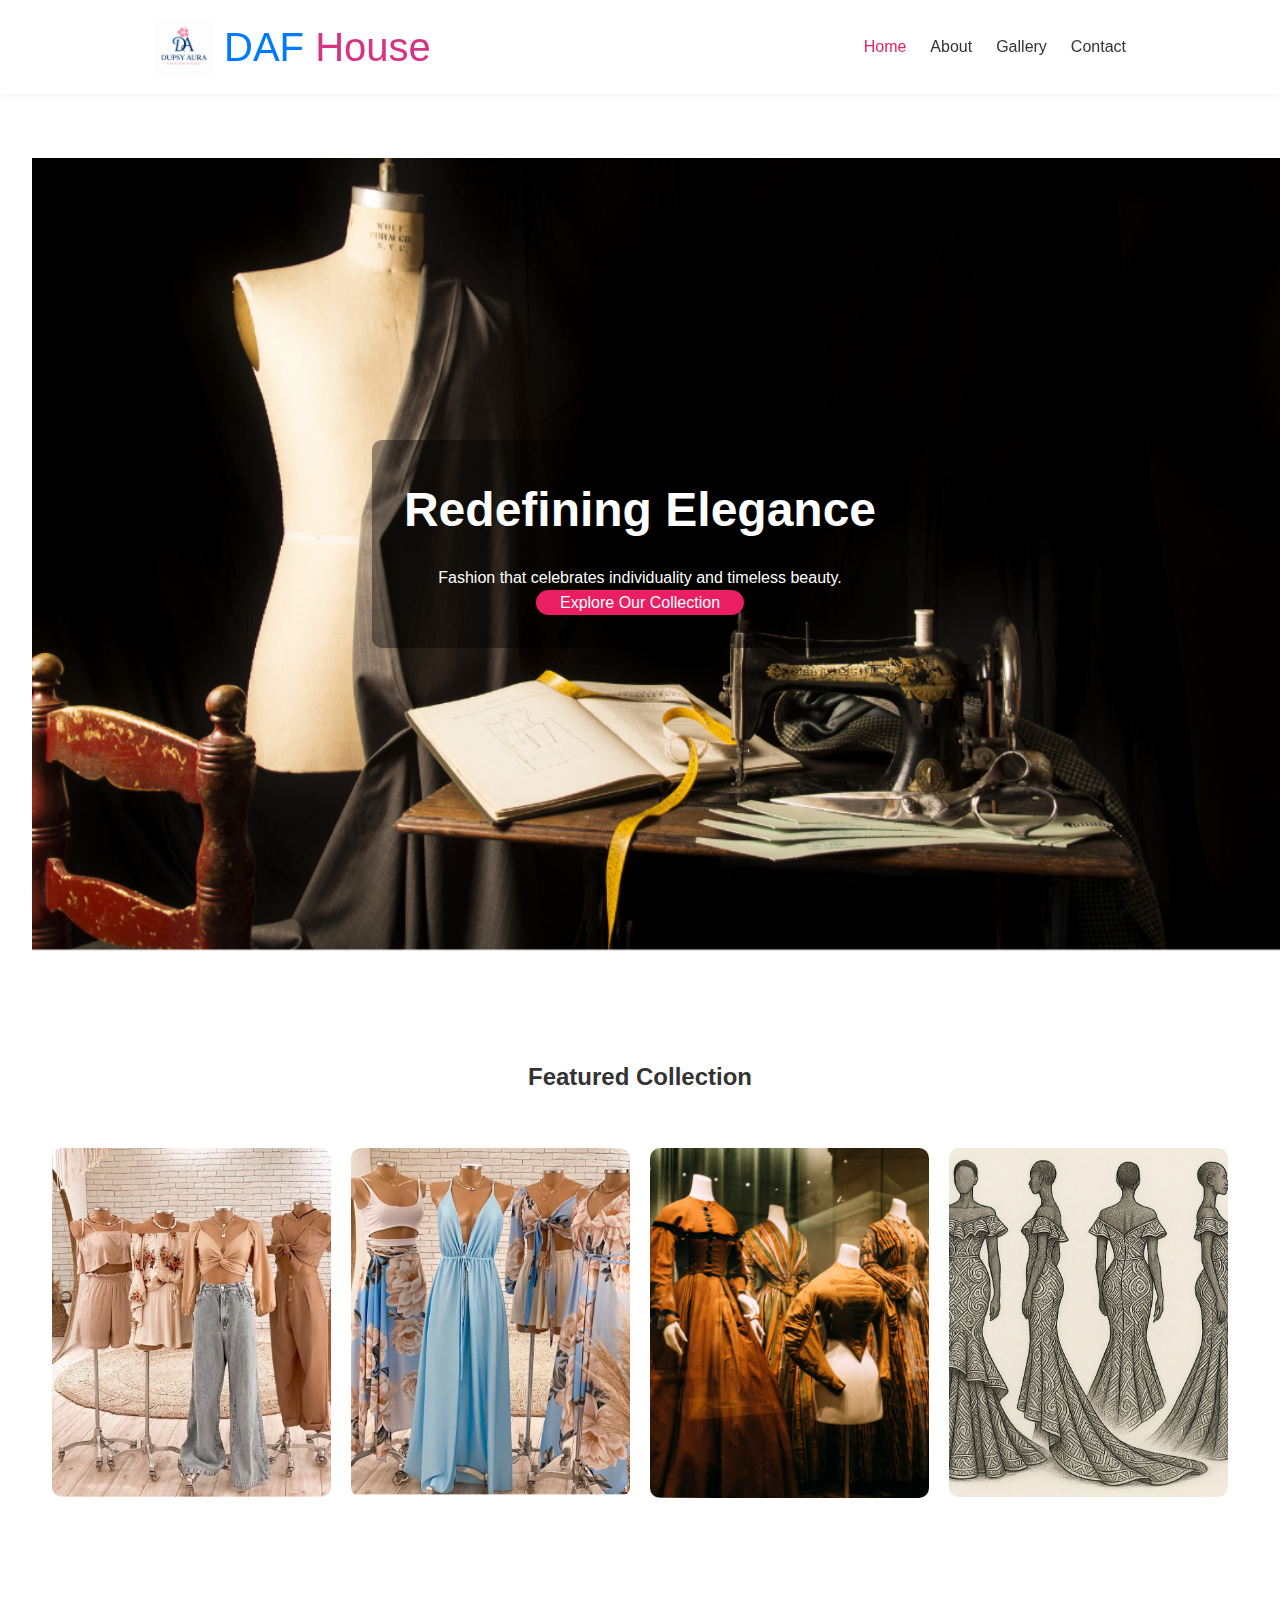
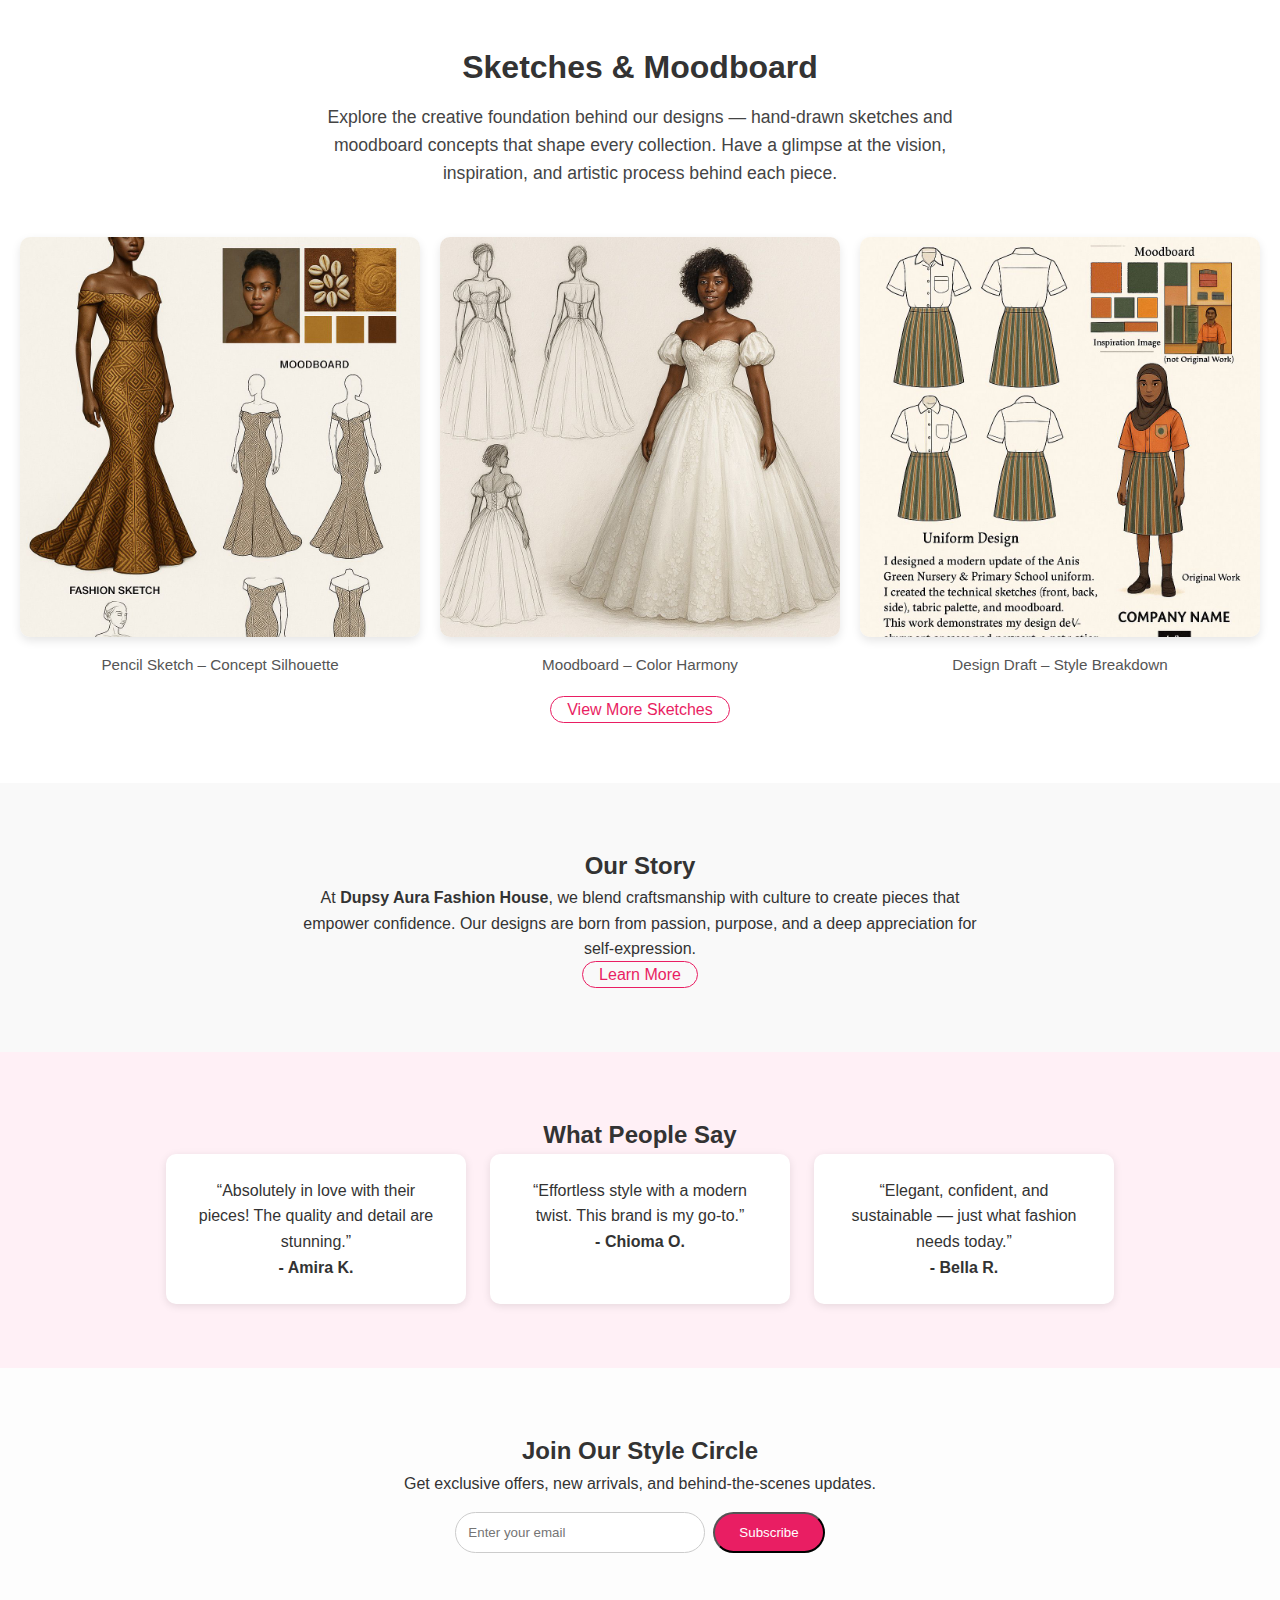
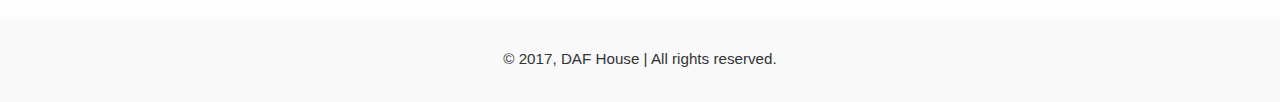
<file: index.html>
<!DOCTYPE html>
<html lang="en">
<head>
  <meta charset="UTF-8">
  <meta name="viewport" content="width=device-width, initial-scale=1.0">
  <title> Home | Dupsy Aura </title>
  <link rel="stylesheet" href="style.css">
</head>
<body>

  <!-- Header -->
  <!-- <header>
    <nav>
      <h1 class="logo" 
    style="font-size: clamp(1.8rem, 5vw, 2.5rem); font-weight: 50; white-space: nowrap;">
  <span style="color: #007BFF;">DAF</span>
  <span style="color: #D63384;">House</span>
</h1>
      
      <ul class="nav-links">
        <li><a href="index.html" class="active">Home</a></li>
        <li><a href="about.html">About</a></li>
        <li><a href="gallery.html">Gallery</a></li>
        <li><a href="contact.html">Contact</a></li>
      </ul>
    </nav>
  </header> -->

  <header>
    <nav class="navbar">
      
      <div class="logo-container">
        <img src="j/logo.png" alt="DAF House Logo" class="nav-logo">
  
        <h1 class="logo" 
        style="font-size: clamp(1.8rem, 5vw, 2.5rem); font-weight: 50; white-space: nowrap; margin: 0;">
          <span style="color: #007BFF;">DAF</span>
          <span style="color: #D63384;">House</span>
        </h1>
      </div>
  
      <ul class="nav-links">
        <li><a href="index.html" class="active">Home</a></li>
        <li><a href="about.html">About</a></li>
        <li><a href="gallery.html">Gallery</a></li>
        <li><a href="contact.html">Contact</a></li>
      </ul>
  
    </nav>
  </header>
  

  <!-- Hero Slideshow -->
  <section class="hero-slideshow">
    <div class="slide fade" style="background-image:url(fashion_images/2.png);"></div>
    <div class="slide fade" style="background-image:url(fashion_images/8.png);"></div>
    <div class="slide fade" style="background-image:url(fashion_images/1.png);"></div>

    <div class="hero-text">
      <h2>Redefining Elegance</h2>
      <p>Fashion that celebrates individuality and timeless beauty.</p>
      <a href="gallery.html" class="btn">Explore Our Collection</a>
    
  </section>

  <!-- Featured Collection -->
  <section class="featured">
    <h2>Featured Collection</h2>
    <div class="gallery-grid">
      <img src="fashion_images/3-1.png" alt="">
      <img src="fashion_images/4-1.png" alt="">
      <img src="fashion_images/6-1.png" alt="">
      <img src="j/8-1.jpg" alt="">
    </div>
  </section>

  <!-- Sketches & Moodboard Preview -->
<section class="sketch-preview">
  <h2>Sketches & Moodboard</h2>
  <p class="sketch-text">
    Explore the creative foundation behind our designs — hand-drawn sketches and moodboard concepts 
    that shape every collection. Have a glimpse at the vision, inspiration, and artistic process 
    behind each piece.
  </p>

  <div class="sketch-grid">
    <div class="sketch-item">
      <img src="j/1.jpg" alt="Pencil Sketch 1">
      <p class="caption">Pencil Sketch – Concept Silhouette</p>
    </div>

    <div class="sketch-item">
      <img src="j/4.jpg" alt="Pencil Sketch 2">
      <p class="caption">Moodboard – Color Harmony</p>
    </div>

    <div class="sketch-item">
      <img src="j/5.jpg" alt="Pencil Sketch 3">
      <p class="caption">Design Draft – Style Breakdown</p>
    </div>
  </div>

  <a href="gallery.html" class="btn-outline">View More Sketches</a>
</section>


  <!-- About Preview -->
  <section class="about-preview">
    <div class="content">
      <h2>Our Story</h2>
      <p>At <strong>Dupsy Aura Fashion House</strong>, we blend craftsmanship with culture to create
      pieces that empower confidence. Our designs are born from passion, purpose, and
      a deep appreciation for self-expression.</p>
      <a href="about.html" class="btn-outline">Learn More</a>
    </div>
  </section>

  <!-- Testimonials -->
  <section class="testimonials">
    <h2>What People Say</h2>
    <div class="testimonial-container">
      <div class="testimonial">
        <p>“Absolutely in love with their pieces! The quality and detail are stunning.”</p>
        <h4>- Amira K.</h4>
      </div>
      <div class="testimonial">
        <p>“Effortless style with a modern twist. This brand is my go-to.”</p>
        <h4>- Chioma O.</h4>
      </div>
      <div class="testimonial">
        <p>“Elegant, confident, and sustainable — just what fashion needs today.”</p>
        <h4>- Bella R.</h4>
      </div>
    </div> 
  </section>

  <!-- Newsletter -->
  <section class="newsletter">
    <h2>Join Our Style Circle</h2>
    <p>Get exclusive offers, new arrivals, and behind-the-scenes updates.</p>
    <form>
      <input type="email" placeholder="Enter your email" required>
      <button type="submit" class="btn">Subscribe</button>
    </form>
  </section>

  <!-- Footer -->
  <footer>
    <p>&copy; 2017, DAF House | All rights reserved.</p>
  </footer>

  <script>
    // Slideshow JavaScript
    let slideIndex = 0;
    const slides = document.getElementsByClassName("slide");

    function showSlides() {
      for (let i = 0; i < slides.length; i++) {
        slides[i].style.display = "none";
      }
      slideIndex++;
      if (slideIndex > slides.length) { slideIndex = 1; }
      slides[slideIndex - 1].style.display = "block";
      setTimeout(showSlides, 2000); // Change image every 2 seconds
    }

    showSlides();
  </script>

</body>
</html>
</file>
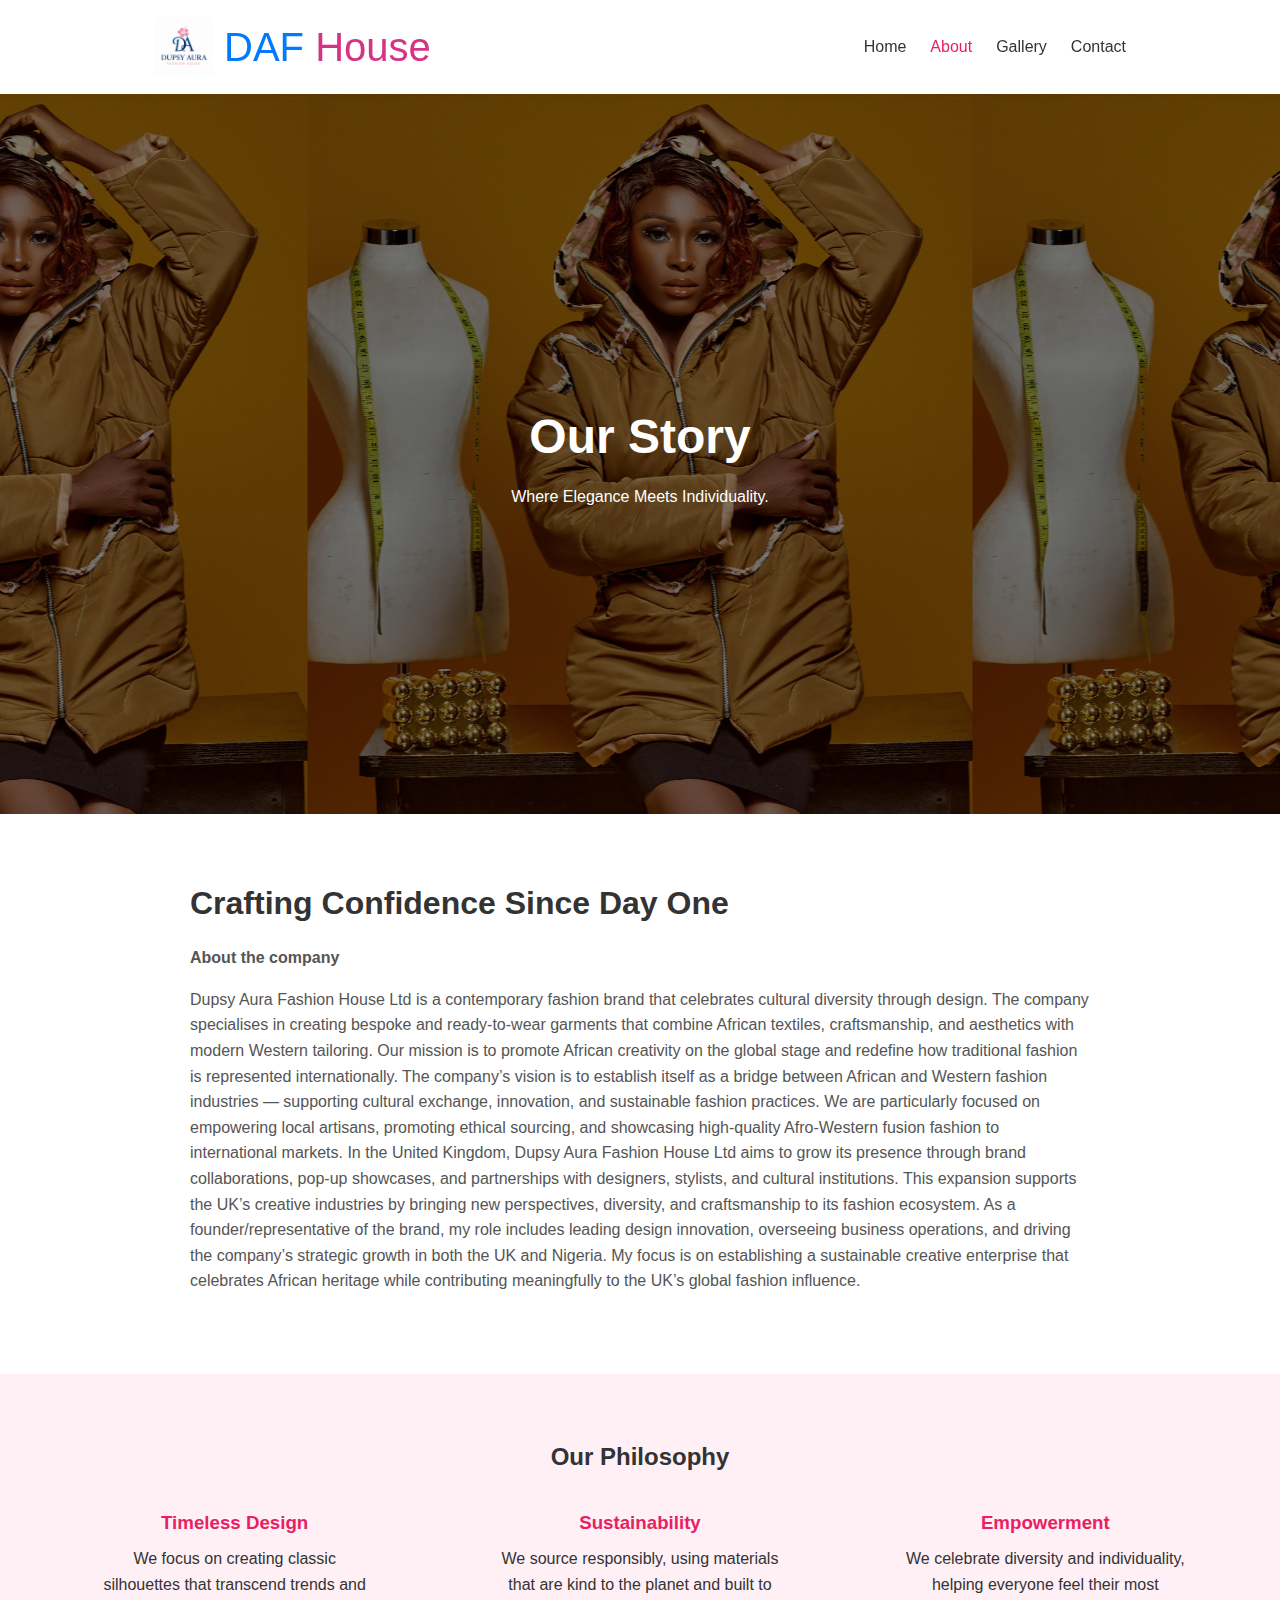
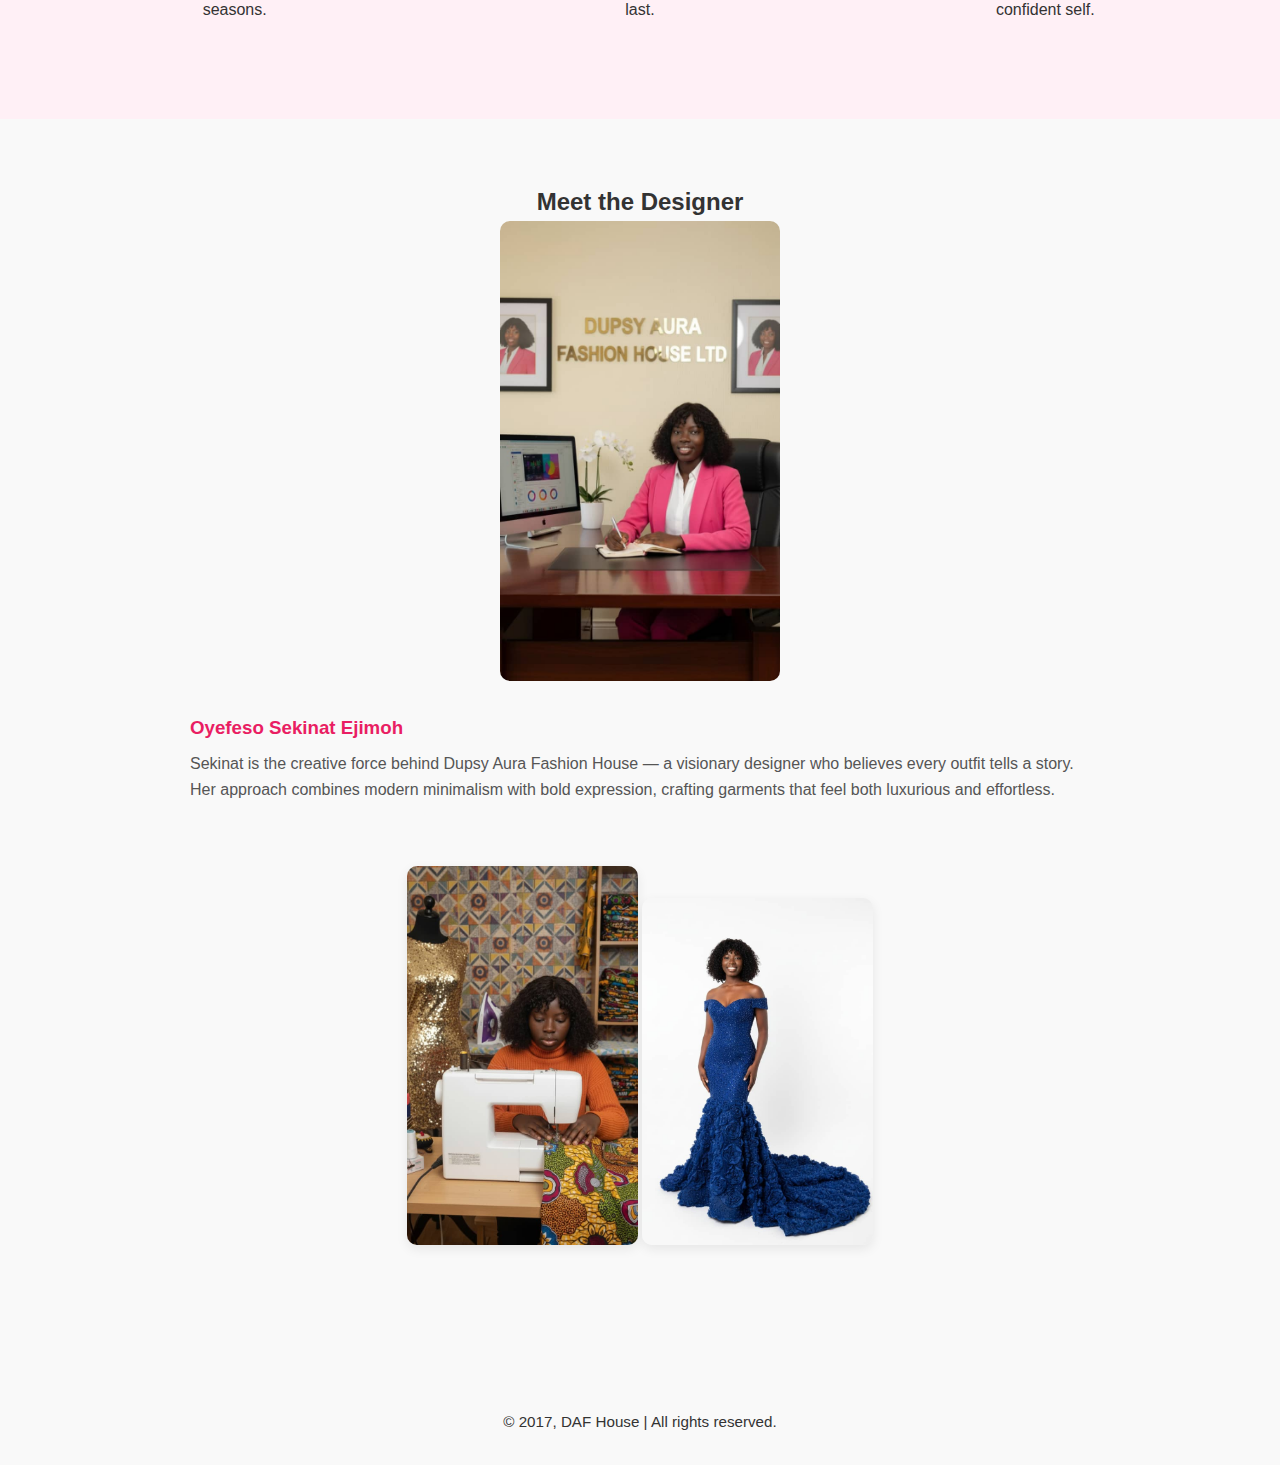
<file: about.html>
<!DOCTYPE html>
<html lang="en">
<head>
  <meta charset="UTF-8">
  <meta name="viewport" content="width=device-width, initial-scale=1.0">
  <title>About | Dupsy Aura</title>
  <link rel="stylesheet" href="style.css">
</head>
<body>

  <!-- Header -->
  <header>
    <nav class="navbar">
      
      <div class="logo-container">
        <img src="j/logo.png" alt="DAF House Logo" class="nav-logo">
  
        <h1 class="logo" 
        style="font-size: clamp(1.8rem, 5vw, 2.5rem); font-weight: 50; white-space: nowrap; margin: 0;">
          <span style="color: #007BFF;">DAF</span>
          <span style="color: #D63384;">House</span>
        </h1>
      </div>
      
      <ul class="nav-links">
        <li><a href="index.html">Home</a></li>
        <li><a href="about.html" class="active">About</a></li>
        <li><a href="gallery.html">Gallery</a></li>
        <li><a href="contact.html">Contact</a></li>
      </ul>
    </nav>
  </header>

  <!-- Hero Banner -->
  <section class="sub-hero" style="background-image:url('fashion_images/5-1.png');">
    <div class="overlay"></div>
    <div class="sub-hero-text">
      <h2>Our Story</h2>
      <p>Where Elegance Meets Individuality.</p>
    </div>
  </section>

  <!-- About Section -->
  <section class="about-main">
    <div class="content">
      <h2>Crafting Confidence Since Day One</h2>
      <p>  
        <strong> About the company </strong>
        </p>
      <p>Dupsy Aura Fashion House Ltd is a contemporary fashion brand that celebrates cultural diversity through design. The company specialises in creating bespoke and ready-to-wear garments that combine African textiles, craftsmanship, and aesthetics with modern Western tailoring. Our mission is to promote African creativity on the global stage and redefine how traditional fashion is represented internationally.
        The company’s vision is to establish itself as a bridge between African and Western fashion industries — supporting cultural exchange, innovation, and sustainable fashion practices. We are particularly focused on empowering local artisans, promoting ethical sourcing, and showcasing high-quality Afro-Western fusion fashion to international markets.
        In the United Kingdom, Dupsy Aura Fashion House Ltd aims to grow its presence through brand collaborations, pop-up showcases, and partnerships with designers, stylists, and cultural institutions. This expansion supports the UK’s creative industries by bringing new perspectives, diversity, and craftsmanship to its fashion ecosystem.
        As a founder/representative of the brand, my role includes leading design innovation, overseeing business operations, and driving the company’s strategic growth in both the UK and Nigeria. My focus is on establishing a sustainable creative enterprise that celebrates African heritage while contributing meaningfully to the UK’s global fashion influence.
      
       </p>
    </div>
  </section>

  <!-- Philosophy Section -->
  <section class="philosophy">
    <div class="content">
      <h2>Our Philosophy</h2>
      <div class="values">
        <div>
          <h3>Timeless Design</h3>
          <p>We focus on creating classic silhouettes that transcend trends and seasons.</p>
        </div>
        <div>
          <h3>Sustainability</h3>
          <p>We source responsibly, using materials that are kind to the planet and built to last.</p>
        </div>
        <div>
          <h3>Empowerment</h3>
          <p>We celebrate diversity and individuality, helping everyone feel their most confident self.</p>
        </div>
      </div>
    </div>
  </section>

  <!-- Team / Designer Section -->
  <section class="team">
    <h2>Meet the Designer</h2>
    <div class="team-content">
      <img src="fashion_images/da1.jpeg" alt="Designer">
      <div class="team-text">
        <h3>Oyefeso Sekinat Ejimoh</h3>
        <p>
          Sekinat is the creative force behind Dupsy Aura Fashion House — a visionary designer who believes every outfit tells a story.
          Her approach combines modern minimalism with bold expression, crafting garments that feel both luxurious and effortless.
        </p>
      </div>
    </div>
    <section class="gallery-grid-about">
      <img src="fashion_images/da2.jpeg" alt="Outfit 1">
      <img src="fashion_images/da3.jpeg" alt="Model 1">
      
    </section>
  </section>

  <!-- Footer -->
  <footer>
    <p>&copy; 2017, DAF House | All rights reserved.</p>
  </footer>

</body>
</html>
</file>
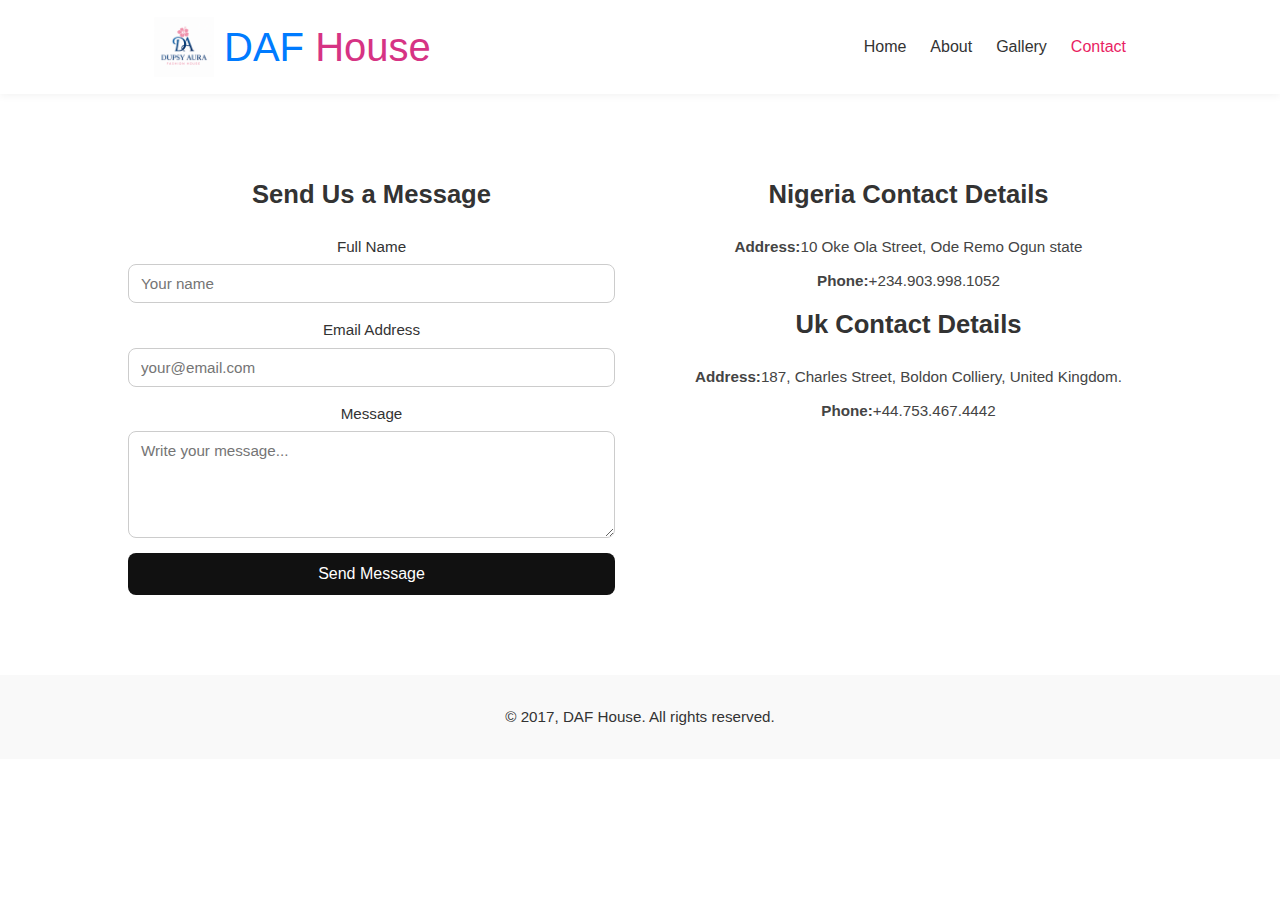
<file: contact.html>
<!DOCTYPE html>
<html lang="en">
<head>
  <meta charset="UTF-8" />
  <meta name="viewport" content="width=device-width, initial-scale=1.0" />
  <title>Contact |Dupsy Aura</title>
  <link rel="stylesheet" href="style.css" />
</head>
<body>

  <!-- NAVBAR -->
  <header>
    <nav class="navbar">
      
      <div class="logo-container">
        <img src="j/logo.png" alt="DAF House Logo" class="nav-logo">
  
        <h1 class="logo" 
        style="font-size: clamp(1.8rem, 5vw, 2.5rem); font-weight: 50; white-space: nowrap; margin: 0;">
          <span style="color: #007BFF;">DAF</span>
          <span style="color: #D63384;">House</span>
        </h1>
      </div>
      
      <ul class="nav-links">
        <li><a href="index.html" >Home</a></li>
        <li><a href="about.html">About</a></li>
        <li><a href="gallery.html">Gallery</a></li>
        <li><a href="contact.html"class="active">Contact</a></li>
      </ul>
    </nav>
  </header>

  <!-- HERO SECTION -->
  

  <!-- CONTACT SECTION -->
  <section class="contact-container">
    <div class="contact-form">
      <h3>Send Us a Message</h3>
      <form>
        <label for="name">Full Name</label>
        <input type="text" id="name" name="name" placeholder="Your name" required>

        <label for="email">Email Address</label>
        <input type="email" id="email" name="email" placeholder="your@email.com" required>

        <label for="message">Message</label>
        <textarea id="message" name="message" rows="5" placeholder="Write your message..." required></textarea>

        <button type="submit">Send Message</button>
      </form>
    </div>

    <div class="contact-info">
      <h3>Nigeria Contact Details</h3>
      <p><strong> Address:</strong>10 Oke Ola Street,
    Ode Remo
    Ogun state </p>
      <p><strong>Phone:</strong>+234.903.998.1052</p>
      <!-- <p><strong>Email:</strong> </p> -->
      <!-- <img src="images/store-front.jpg" alt="LuxeMode Store"> -->

      <h3>Uk Contact Details</h3>
      <p><strong>Address:</strong>187, Charles Street, 
      Boldon Colliery, 
      United Kingdom.
   </p>
      <p><strong>Phone:</strong>+44.753.467.4442</p>
      <!-- <p><strong>Email:</strong> </p> -->
      <!-- <img src="images/store-front.jpg" alt=""> -->
      
      
      
    </div>  
    
  </section>

  <!-- FOOTER -->
  <footer>
    <p>© 2017, DAF House. All rights reserved.</p>
  </footer>

</body>
</html>
</file>
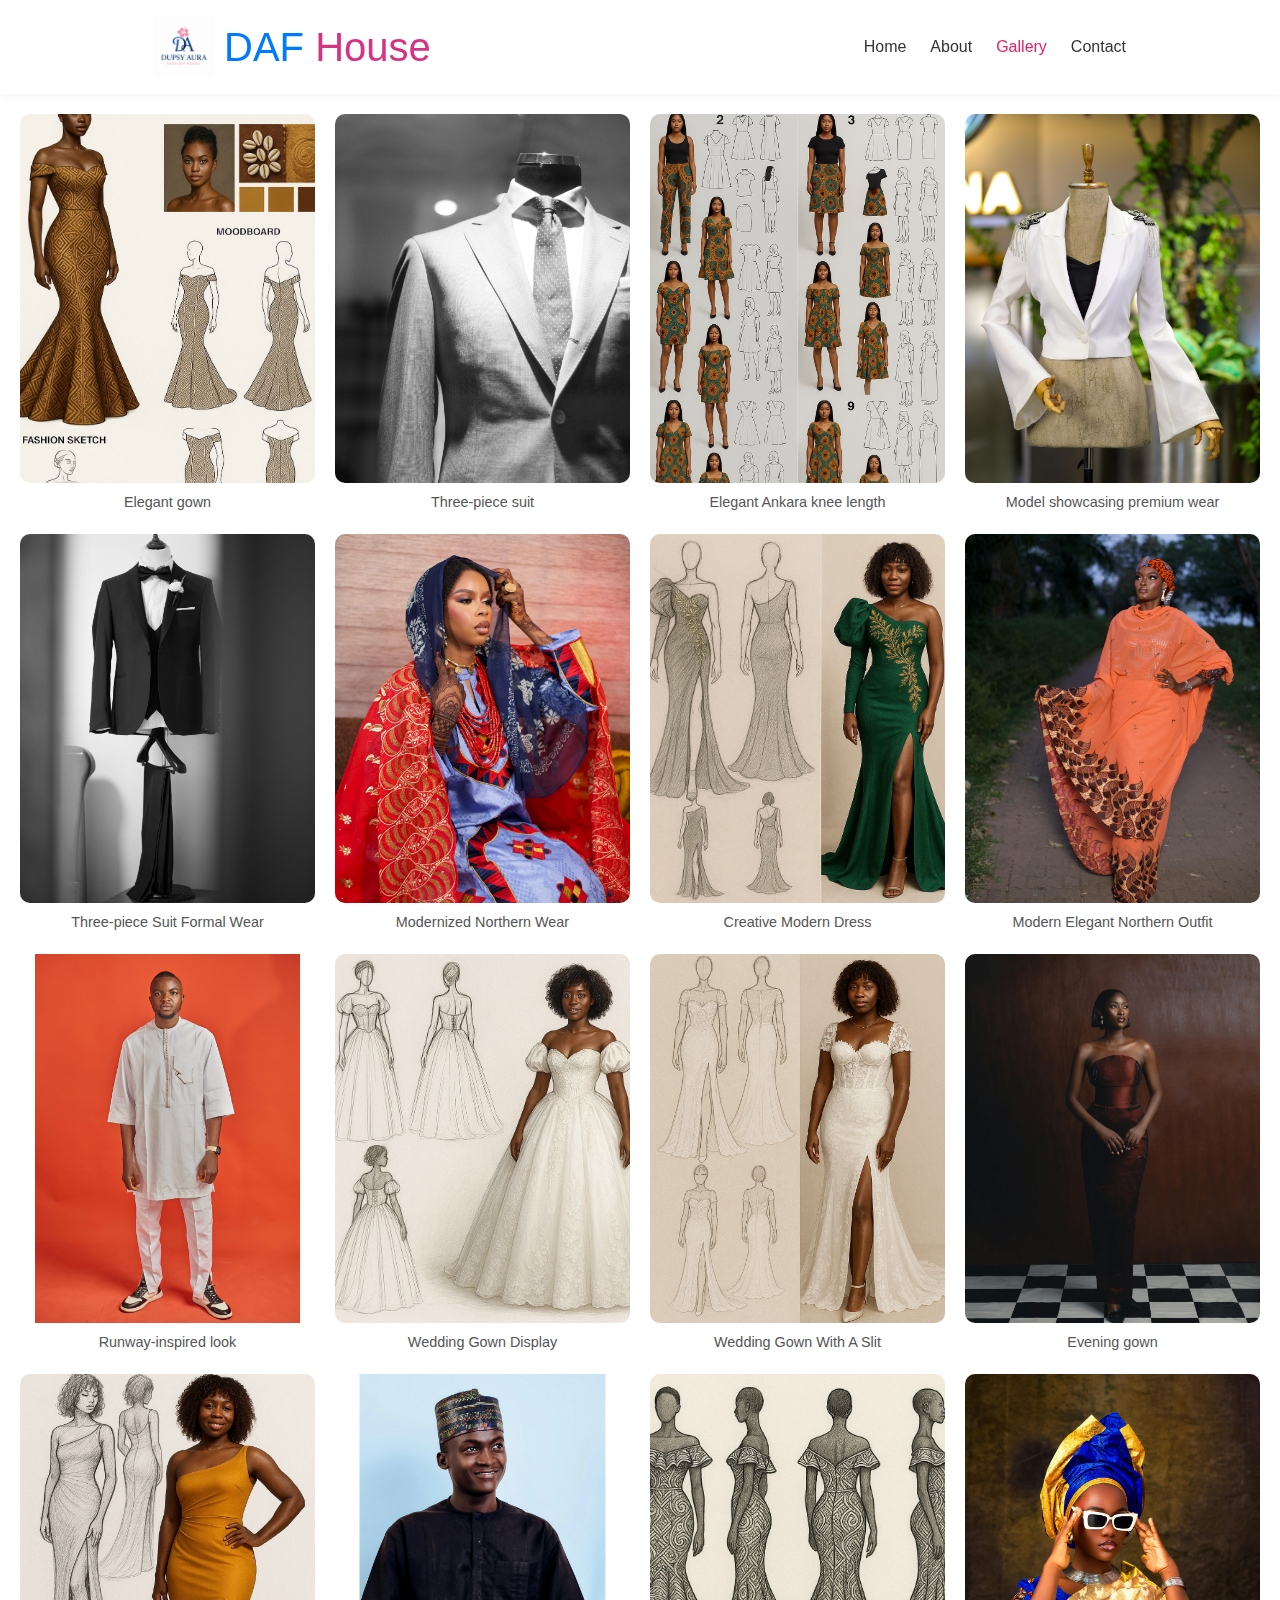
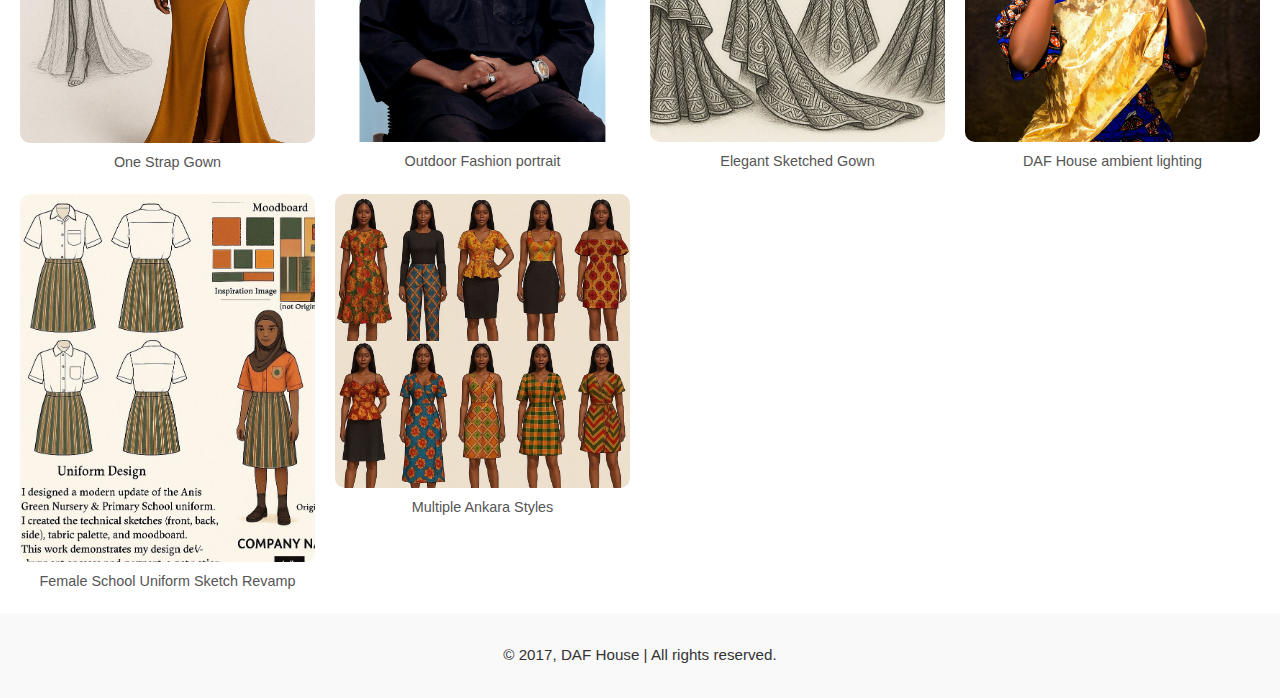
<file: gallery.html>
<!DOCTYPE html>
<html lang="en">
<head>
  <meta charset="UTF-8" />
  <meta name="viewport" content="width=device-width, initial-scale=1.0" />
  <title>Gallery | Dupsy Aura</title>
  <link rel="stylesheet" href="style.css" />
</head>
<body>

  <!-- NAVBAR -->
  <header>
    <nav class="navbar">
      
      <div class="logo-container">
        <img src="j/logo.png" alt="DAF House Logo" class="nav-logo">
  
        <h1 class="logo" 
        style="font-size: clamp(1.8rem, 5vw, 2.5rem); font-weight: 50; white-space: nowrap; margin: 0;">
          <span style="color: #007BFF;">DAF</span>
          <span style="color: #D63384;">House</span>
        </h1>
      </div>
      
      <ul class="nav-links">
        <li><a href="index.html" >Home</a></li>
        <li><a href="about.html">About</a></li>
        <li><a href="gallery.html"class="active">Gallery</a></li>
        <li><a href="contact.html">Contact</a></li>
      </ul>
    </nav>
  </header>

  <!-- HERO SECTION -->
  

  <!-- IMAGE GALLERY -->
  <section class="gallery-grid">

    <figure>
      <img src="j/1-1.jpg" alt="Outfit 1">
      <figcaption>Elegant gown</figcaption>
    </figure>
    
    <figure>
      <img src="fashion_images/7.png" alt="Outfit 1">
      <figcaption>Three-piece suit</figcaption>
    </figure>

    <figure>
      <img src="j/2-1.jpg" alt="Outfit 1">
      <figcaption>Elegant Ankara knee length</figcaption>
    </figure>
  
    <figure>
      <img src="fashion_images/8.png" alt="Model 1">
      <figcaption>Model showcasing premium wear</figcaption>
    </figure>
  
    <figure>
      <img src="fashion_images/9.png" alt="Store Interior">
      <figcaption>Three-piece Suit Formal Wear</figcaption>
    </figure>
  
    <figure>
      <img src="fashion_images/10.png" alt="Outfit 2">
      <figcaption>Modernized Northern Wear</figcaption>
    </figure>

    <figure>
      <img src="j/3-1.jpg" alt="Outfit 1">
      <figcaption>Creative Modern Dress</figcaption>
    </figure>
  
    <figure>
      <img src="fashion_images/11.png" alt="Model 2">
      <figcaption>Modern Elegant Northern Outfit</figcaption>
    </figure>
  
    <figure>
      <img src="fashion_images/12.png" alt="Store Display">
      <figcaption>Runway-inspired look</figcaption>
    </figure>

    <figure>
      <img src="j/4-1.jpg" alt="Outfit 1">
      <figcaption>Wedding Gown Display</figcaption>
    </figure>

    <figure>
      <img src="j/9-1.jpg" alt="Outfit 1">
      <figcaption>Wedding Gown With A Slit</figcaption>
    </figure>
  
    <figure>
      <img src="fashion_images/14.png" alt="Outfit 3">
      <figcaption>Evening gown</figcaption>
    </figure>

    <figure>
      <img src="j/7-1.jpg" alt="Outfit 1">
      <figcaption>One Strap Gown</figcaption>
    </figure>
  
    <figure>
      <img src="fashion_images/13.png" alt="Model 3">
      <figcaption>Outdoor Fashion portrait</figcaption>
    </figure>

    <figure>
      <img src="j/8-1.jpg" alt="Outfit 1">
      <figcaption>Elegant Sketched Gown</figcaption>
    </figure>
  
    <figure>
      <img src="fashion_images/15.png" alt="Store Ambience">
      <figcaption>DAF House ambient lighting</figcaption>
    </figure>
    
    <figure>
    <img src="j/5-1.jpg" alt="Outfit 1">
    <figcaption>Female School Uniform Sketch Revamp</figcaption>
  </figure>

  <figure>
    <img src="j/6-1.jpg" alt="Outfit 1">
    <figcaption>Multiple Ankara Styles</figcaption>
  </figure>
  </section>
  
  

  <!-- FOOTER -->
  <footer>
    <p>&copy; 2017, DAF House | All rights reserved.</p>
  </footer> 

</body>
</html>
</file>
<file: style.css>
* {
    margin: 0;
    padding: 0;
    box-sizing: border-box;
    font-family: 'Poppins', sans-serif;
  }
  
  body {
    color: #333;
    background: #fff;
    line-height: 1.6;
  }
  
  /* Navbar */
  header {
    background: white;
    box-shadow: 0 2px 8px rgba(0,0,0,0.05);
    position: sticky;
    top: 0;
    z-index: 1000;
  }
  
  nav {
    display: flex;
    justify-content: space-between;
    align-items: center;
    max-width: 1100px;
    margin: auto;
    padding: 1rem 2rem;
  }
  
  .logo {
    font-size: 1.5rem;
    font-weight: 600;
  }
  
  .nav-links {
    list-style: none;
    display: flex;
    gap: 1.5rem;
  }
  
  .nav-links a {
    text-decoration: none;
    color: #333;
    transition: 0.3s;
  }
  
  .nav-links a:hover,
  .nav-links a.active {
    color: #e91e63;
  }
  /* Nav Container */
.navbar {
  display: flex;
  align-items: center;
  justify-content: space-between;
  padding: 15px 5%;
}

/* Logo + Image Side by Side */
.logo-container {
  display: flex;
  align-items: center;
  gap: 10px; /* spacing between image + text */
}

/* Logo Image */
.nav-logo {
  width: 60px;       /* ideal size — adjust if needed */
  height: auto;
  object-fit: contain;
}

/* Mobile: prevent stretching */
@media (max-width: 600px) {
  .nav-logo {
    width: 32px;
  }
}

  
  /* Hero Slideshow */
  .hero-slideshow {
    position: relative;
    height: 100vh;
    overflow: hidden;
  }
  
  .slide {
    position: absolute;
    width: 100%;
    height: 100%;
    background-size: cover;
    background-position: center;
    display: none;
    animation: none;
  }
  
  @keyframes fade {
    from {opacity: 0.4;}
    to {opacity: 1;}
  }
  
  .hero-text {
    position: absolute;
    top: 50%;
    left: 50%;
    transform: translate(-50%, -50%);
    color: white;
    text-align: center;
    z-index: 2;
    background: rgba(0,0,0,0.4);
    padding: 2rem;
    border-radius: 10px;
  }
  
  .hero-text h2 {
    font-size: 3rem;
    margin-bottom: 1rem;
  }
  
  .btn {
    background: #e91e63;
    color: white;
    padding: 0.25rem 1.5rem;
    border-radius: 50px;
    text-decoration: none;
    transition: background 0.3s;
  }
  
  .btn:hover {
    background: #d81b60;
  }
  
  /* Sections */
  section {
    padding: 4rem 2rem;
    text-align: center;
  }
  
  /* Featured Collection */
  .featured h2 {
    margin-bottom: 2rem;
  }
  
  .gallery-grid {
    display: grid;
    grid-template-columns: repeat(auto-fit, minmax(250px, 1fr));
    gap: 1rem;
  }
  
  .gallery-grid img {
    width: 100%;
    border-radius: 10px;
    transition: transform 0.3s;
  }
  
  .gallery-grid img:hover {
    transform: scale(1.05);
  }

  /* Sketch Preview Section */
.sketch-preview {
  text-align: center;
  padding: 60px 20px;
}

.sketch-preview h2 {
  font-size: 2rem;
  margin-bottom: 10px;
}

.sketch-text {
  max-width: 700px;
  margin: 0 auto 30px auto;
  font-size: 1.1rem;
  color: #444;
}

.sketch-grid {
  display: grid;
  grid-template-columns: repeat(auto-fit, minmax(250px, 1fr));
  gap: 20px;
  padding: 20px 0;
}

.sketch-item img {
  width: 100%;
  height: auto;
  border-radius: 10px;
  object-fit: cover;
  box-shadow: 0 4px 10px rgba(0,0,0,0.1);
}

.caption {
  margin-top: 8px;
  font-size: 0.95rem;
  color: #555;
}

  
  /* About Preview */
  .about-preview {
    background: #f9f9f9;
  }
  
  .about-preview .content {
    max-width: 700px;
    margin: auto;
  }
  
  .btn-outline {
    border: 1px solid #e91e63;
    color: #e91e63;
    padding: 0.25rem 1rem;
    border-radius: 30px;
    text-decoration: none;
    transition: 0.3s;
  }
  
  .btn-outline:hover {
    background: #e91e63;
    color: white;
  }
  
  /* Testimonials */
  .testimonials {
    background: #fff0f6;
  }
  
  .testimonial-container {
    display: flex;
    flex-wrap: wrap;
    gap: 1.5rem;
    justify-content: center;
  }
  
  .testimonial {
    background: white;
    border-radius: 10px;
    padding: 1.5rem;
    max-width: 300px;
    box-shadow: 0 2px 8px rgba(0,0,0,0.1);
  }
  
  /* Newsletter */
  .newsletter {
    background: #fdfdfd;
  }
  
  .newsletter form {
    margin-top: 1rem;
    display: flex;
    justify-content: center;
    gap: 0.5rem;
    flex-wrap: wrap;
  }
  
  .newsletter input {
    padding: 0.75rem;
    width: 250px;
    border: 1px solid #ccc;
    border-radius: 50px;
  }
  
  /* Footer */
  footer {
    background: #111;
    color: #ccc;
    text-align: center;
    padding: 1.5rem 0;
  }
  
  /* Responsive */
  @media (max-width: 768px) {
    .hero-text h2 {
      font-size: 2rem;
    }
    .testimonial-container {
      flex-direction: column;
      align-items: center;
    }
  }
  /* about */
  /* Sub Hero (About Page) */
.sub-hero {
    position: relative;
    height: 80vh;
    background-size: auto;
    background-position: center;
    color: white;
    display: flex;
    align-items: center;
    justify-content: center;
    text-align: center;
  }
  
  .sub-hero .overlay {
    position: absolute;
    top: 0; left: 0; right: 0; bottom: 0;
    background: rgba(0,0,0,0.5);
  }
  
  .sub-hero-text {
    position: relative;
    z-index: 2;
  }
  
  .sub-hero-text h2 {
    font-size: 3rem;
    margin-bottom: 0.5rem;
  }
  
  /* About Section */
  .about-main .content {
    max-width: 900px;
    margin: auto;
    text-align: left;
  }
  
  .about-main h2 {
    font-size: 2rem;
    margin-bottom: 1rem;
  }
  
  .about-main p {
    margin-bottom: 1rem;
    color: #555;
  }
  
  /* Philosophy Section */
  .philosophy {
    background: #fff0f6;
  }
  
  .philosophy .values {
    display: flex;
    flex-wrap: wrap;
    justify-content: space-around;
    margin-top: 2rem;
  }
  
  .philosophy .values div {
    max-width: 280px;
    margin-bottom: 2rem;
  }
  
  .philosophy h3 {
    color: #e91e63;
    margin-bottom: 0.5rem;
  }
  
  /* Team Section */
  .team {
    background: #f9f9f9;
  }
  
  .team-content {
    display: flex;
    flex-wrap: wrap;
    align-items: center;
    justify-content: center;
    gap: 2rem;
    max-width: 900px;
    margin: auto;
    text-align: left;
  }
  
  .team img {
    width: 280px;
    border-radius: 10px;
    object-fit: cover;
  }
  
  .team-text h3 {
    color: #e91e63;
    margin-bottom: 0.5rem;
  }
  
  .team-text p {
    color: #555;
  }
  
  /* Responsive */
  @media (max-width: 768px) {
    .sub-hero-text h2 {
      font-size: 2rem;
    }
    .team-content {
      flex-direction: column;
      text-align: center;
    }
  }
/* gallery   */
/* ---------- GALLERY PAGE ---------- */

.gallery-hero {
    background: url("images/hero-gallery.jpg") center/cover no-repeat;
    text-align: center;
    color: #111;
    padding: 100px 20px;
  }
  
  .gallery-hero .hero-text h2 {
    font-size: 2.5rem;
    margin-bottom: 10px;
  }
  
  .gallery-hero .hero-text p {
    font-size: 1.1rem;
    color: #444;
    max-width: 600px;
    margin: 0 auto;
  }
  
  /* IMAGE GRID */
  /* .gallery-grid {
    display: grid;
    grid-template-columns: repeat(auto-fit, minmax(280px, 1fr));
    gap: 20px;
    padding: 50px 5%;
  }
  
  .gallery-grid img {
    width: 100%;
    height: 100%;
    object-fit: cover;
    border-radius: 10px;
    transition: transform 0.4s ease, box-shadow 0.4s ease;
    box-shadow: 0 4px 12px rgba(0,0,0,0.08);
  } */
  .gallery-grid-about img {
    width: 20%;
    height: 30%;
    object-fit: cover;
    border-radius: 10px;
    transition: transform 0.4s ease, box-shadow 0.4s ease;
    box-shadow: 0 4px 12px rgba(0,0,0,0.08);
  }
  
  .gallery-grid img:hover {
    transform: scale(1.03);
    box-shadow: 0 6px 18px rgba(0,0,0,0.12);
  }
  .gallery-grid {
    display: grid;
    grid-template-columns: repeat(auto-fill, minmax(250px, 1fr));
    gap: 20px;
    padding: 20px;
  }
  
  .gallery-grid figure {
    display: flex;
    flex-direction: column;
    align-items: center;
    text-align: center;
  }
  
  .gallery-grid img {
    width: 100%;
    height: auto;
    border-radius: 10px;
    object-fit: cover;
  }
  
  .gallery-grid figcaption {
    margin-top: 8px;
    font-size: 0.9rem;
    color: #555;
  }
  
  
  /* FOOTER */
  footer {
    text-align: center;
    padding: 30px 10px;
    background: #f9f9f9;
    color: #333;
    font-size: 0.95rem;
  }
/* contact   */
/* ---------- CONTACT PAGE ---------- */

.contact-hero {
    background: url("images/hero-contact.jpg") center/cover no-repeat;
    text-align: center;
    color: #111;
    padding: 100px 20px;
  }
  
  .contact-hero .hero-text h2 {
    font-size: 2.5rem;
    margin-bottom: 10px;
  }
  
  .contact-hero .hero-text p {
    font-size: 1.1rem;
    color: #444;
    max-width: 600px;
    margin: 0 auto;
  }
  
  /* CONTACT SECTION */
  .contact-container {
    display: flex;
    flex-wrap: wrap;
    justify-content: space-between;
    padding: 80px 10%;
    gap: 50px;
  }
  
  .contact-form,
  .contact-info {
    flex: 1 1 400px;
    min-width: 280px;
  }
  
  .contact-form h3,
  .contact-info h3 {
    font-size: 1.6rem;
    margin-bottom: 20px;
  }
  
  .contact-form form {
    display: flex;
    flex-direction: column;
  }
  
  .contact-form label {
    font-size: 0.95rem;
    color: #333;
    margin-bottom: 5px;
  }
  
  .contact-form input,
  .contact-form textarea {
    border: 1px solid #ccc;
    border-radius: 8px;
    padding: 10px 12px;
    font-size: 0.95rem;
    margin-bottom: 15px;
    transition: border-color 0.3s;
  }
  
  .contact-form input:focus,
  .contact-form textarea:focus {
    border-color: #111;
    outline: none;
  }
  
  .contact-form button {
    background: #111;
    color: white;
    border: none;
    padding: 12px;
    font-size: 1rem;
    border-radius: 8px;
    cursor: pointer;
    transition: background 0.3s;
  }
  
  .contact-form button:hover {
    background: #333;
  }
  
  /* CONTACT INFO */
  .contact-info p {
    font-size: 0.95rem;
    color: #444;
    margin-bottom: 10px;
  }
  
  .contact-info img {
    margin-top: 20px;
    width: 100%;
    border-radius: 10px;
    box-shadow: 0 4px 12px rgba(0,0,0,0.1);
  }
  
  /* FOOTER */
  footer {
    text-align: center;
    padding: 30px 10px;
    background: #f9f9f9;
    color: #333;
    font-size: 0.95rem;
  }
</file>
